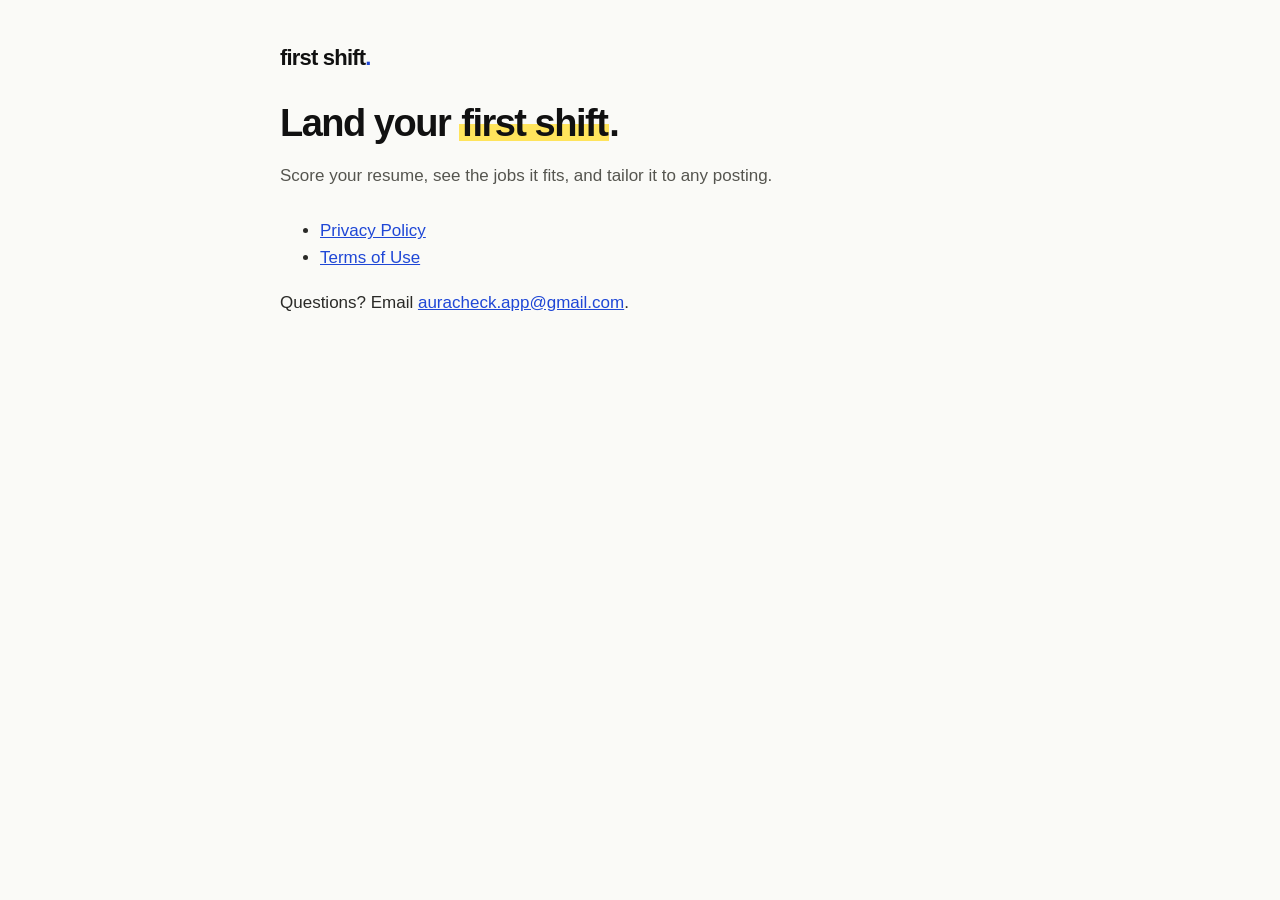
<file: index.html>
<!doctype html>
<html lang="en">
<head>
  <meta charset="utf-8"><meta name="viewport" content="width=device-width, initial-scale=1">
  <title>First Shift</title><link rel="stylesheet" href="style.css">
</head>
<body><main>
  <a class="brand" href="./">first shift<span>.</span></a>
  <h1>Land your <mark>first shift</mark>.</h1>
  <p class="meta">Score your resume, see the jobs it fits, and tailor it to any posting.</p>
  <ul>
    <li><a href="privacy.html">Privacy Policy</a></li>
    <li><a href="terms.html">Terms of Use</a></li>
  </ul>
  <p>Questions? Email <a href="mailto:auracheck.app@gmail.com">auracheck.app@gmail.com</a>.</p>
</main></body>
</html>
</file>
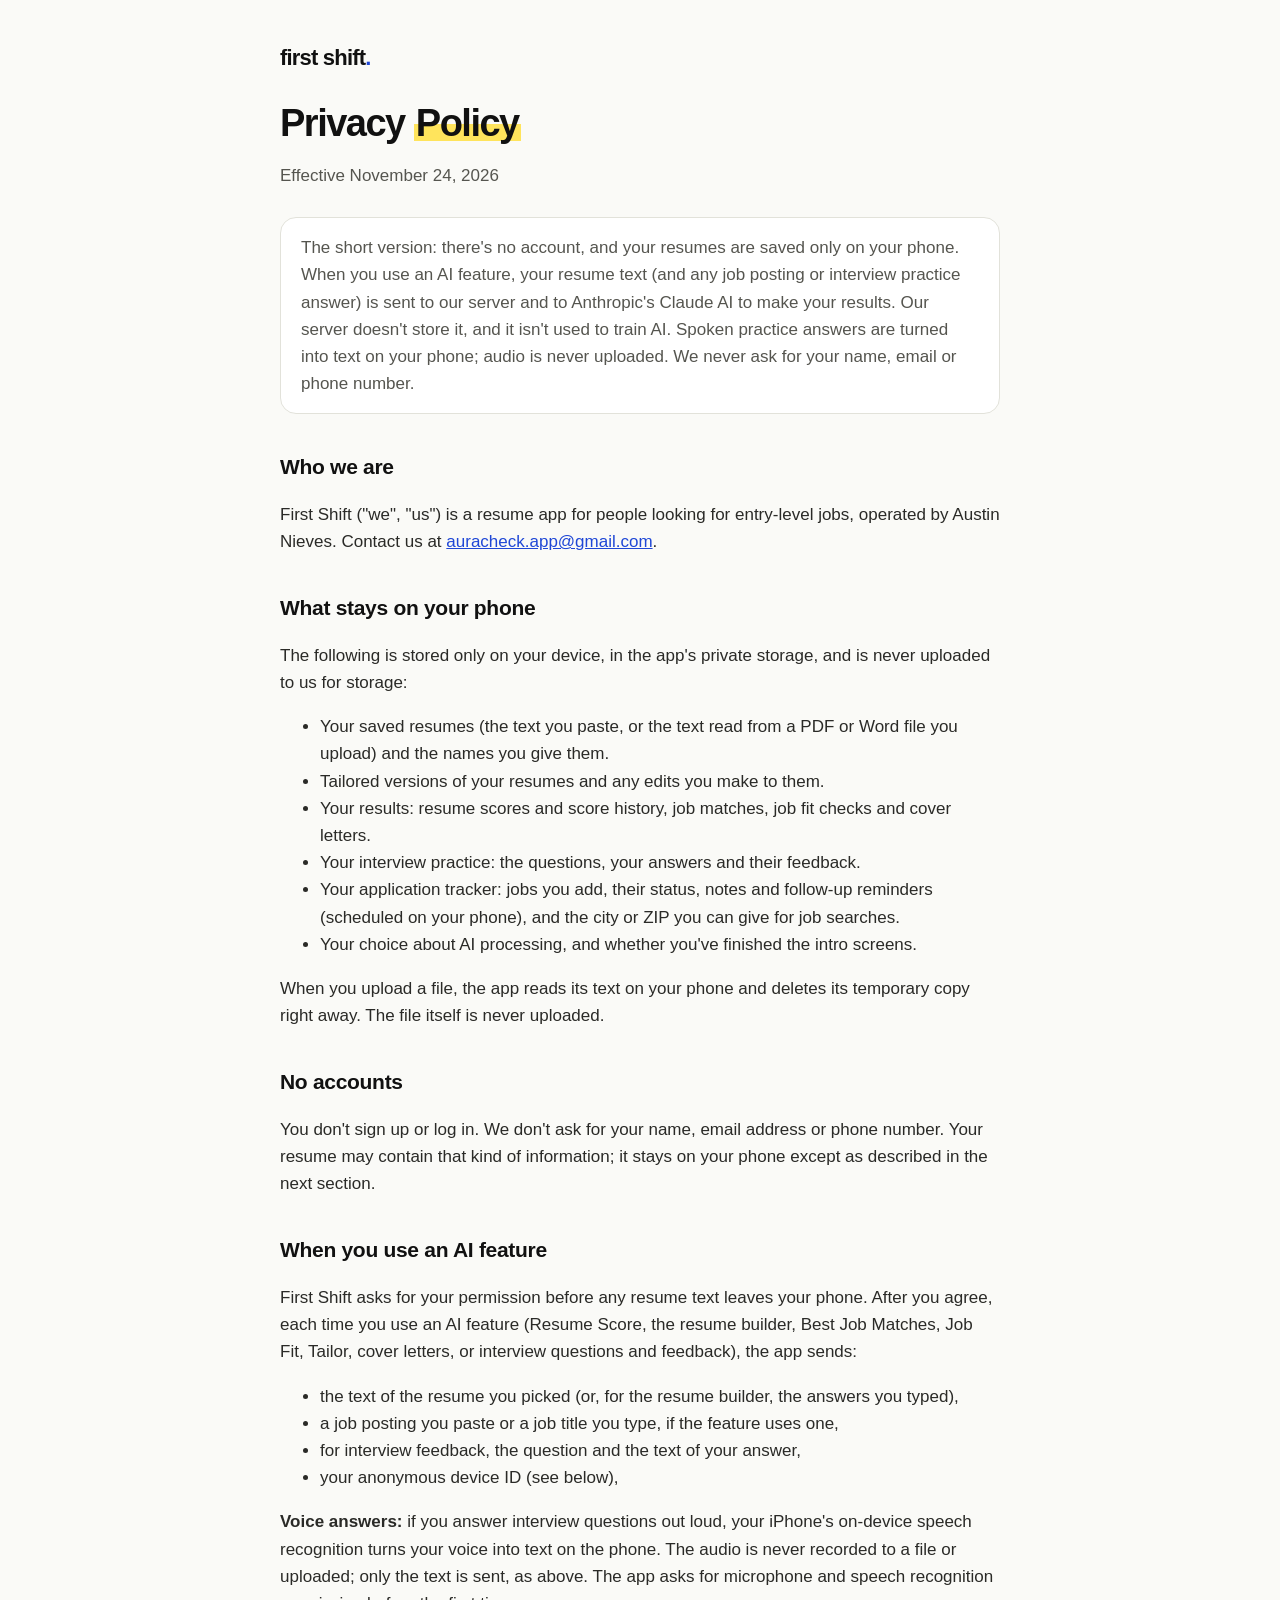
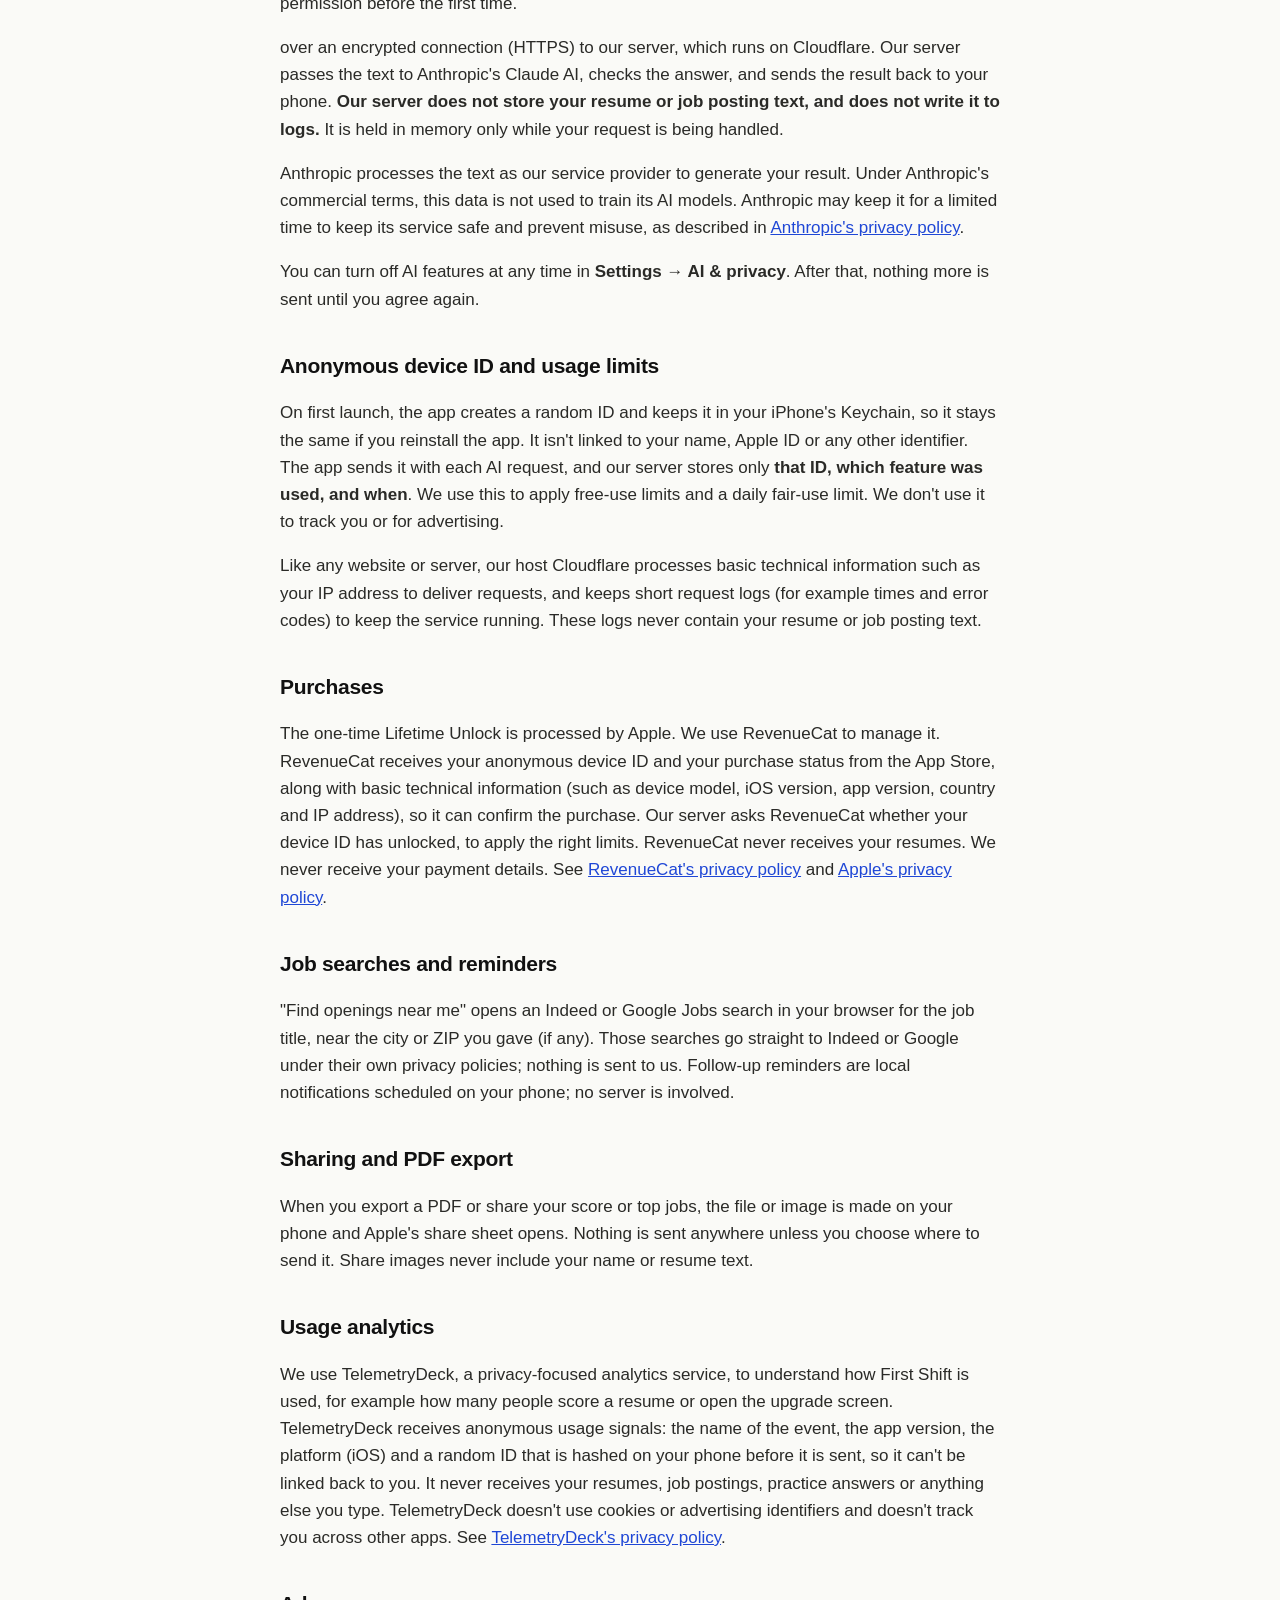
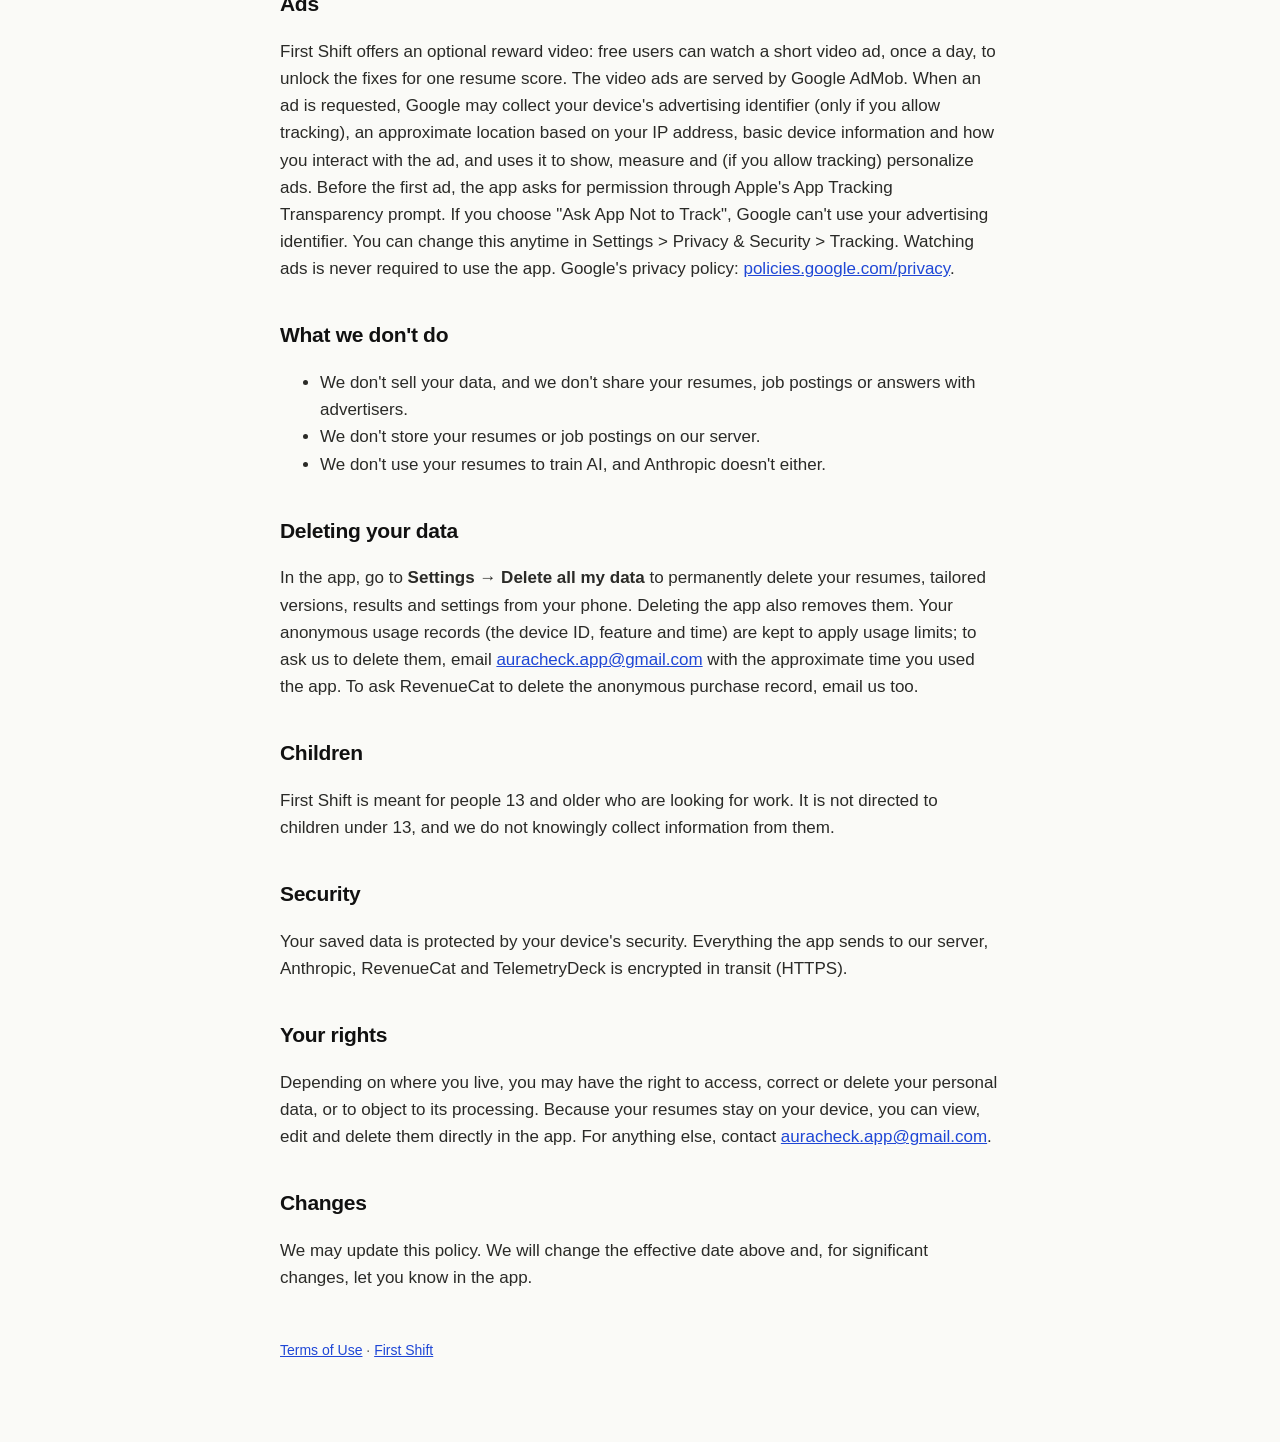
<file: privacy.html>
<!doctype html>
<html lang="en">
<head>
  <meta charset="utf-8"><meta name="viewport" content="width=device-width, initial-scale=1">
  <title>Privacy Policy · First Shift</title><link rel="stylesheet" href="style.css">
</head>
<body><main>
  <a class="brand" href="./">first shift<span>.</span></a>
  <h1>Privacy <mark>Policy</mark></h1>
  <p class="meta">Effective November 24, 2026</p>

  <p class="note">The short version: there's no account, and your resumes are saved only on your phone. When you use an
  AI feature, your resume text (and any job posting or interview practice answer) is sent to our server and to
  Anthropic's Claude AI to make your results. Our server doesn't store it, and it isn't used to train AI. Spoken
  practice answers are turned into text on your phone; audio is never uploaded. We never ask for your name, email or
  phone number.</p>

  <h2>Who we are</h2>
  <p>First Shift ("we", "us") is a resume app for people looking for entry-level jobs, operated by Austin Nieves.
  Contact us at <a href="mailto:auracheck.app@gmail.com">auracheck.app@gmail.com</a>.</p>

  <h2>What stays on your phone</h2>
  <p>The following is stored only on your device, in the app's private storage, and is never uploaded to us for
  storage:</p>
  <ul>
    <li>Your saved resumes (the text you paste, or the text read from a PDF or Word file you upload) and the names you
      give them.</li>
    <li>Tailored versions of your resumes and any edits you make to them.</li>
    <li>Your results: resume scores and score history, job matches, job fit checks and cover letters.</li>
    <li>Your interview practice: the questions, your answers and their feedback.</li>
    <li>Your application tracker: jobs you add, their status, notes and follow-up reminders (scheduled on your phone),
      and the city or ZIP you can give for job searches.</li>
    <li>Your choice about AI processing, and whether you've finished the intro screens.</li>
  </ul>
  <p>When you upload a file, the app reads its text on your phone and deletes its temporary copy right away. The file
  itself is never uploaded.</p>

  <h2>No accounts</h2>
  <p>You don't sign up or log in. We don't ask for your name, email address or phone number. Your resume may contain
  that kind of information; it stays on your phone except as described in the next section.</p>

  <h2>When you use an AI feature</h2>
  <p>First Shift asks for your permission before any resume text leaves your phone. After you agree, each time you use
  an AI feature (Resume Score, the resume builder, Best Job Matches, Job Fit, Tailor, cover letters, or interview
  questions and feedback), the app sends:</p>
  <ul>
    <li>the text of the resume you picked (or, for the resume builder, the answers you typed),</li>
    <li>a job posting you paste or a job title you type, if the feature uses one,</li>
    <li>for interview feedback, the question and the text of your answer,</li>
    <li>your anonymous device ID (see below),</li>
  </ul>
  <p><strong>Voice answers:</strong> if you answer interview questions out loud, your iPhone's on-device speech
  recognition turns your voice into text on the phone. The audio is never recorded to a file or uploaded; only the
  text is sent, as above. The app asks for microphone and speech recognition permission before the first time.</p>
  <p>over an encrypted connection (HTTPS) to our server, which runs on Cloudflare. Our server passes the text to
  Anthropic's Claude AI, checks the answer, and sends the result back to your phone. <strong>Our server does not store
  your resume or job posting text, and does not write it to logs.</strong> It is held in memory only while your request
  is being handled.</p>
  <p>Anthropic processes the text as our service provider to generate your result. Under Anthropic's commercial terms,
  this data is not used to train its AI models. Anthropic may keep it for a limited time to keep its service safe and
  prevent misuse, as described in <a href="https://www.anthropic.com/legal/privacy">Anthropic's privacy policy</a>.</p>
  <p>You can turn off AI features at any time in <strong>Settings → AI &amp; privacy</strong>. After that, nothing more is
  sent until you agree again.</p>

  <h2>Anonymous device ID and usage limits</h2>
  <p>On first launch, the app creates a random ID and keeps it in your iPhone's Keychain, so it stays the same if you
  reinstall the app. It isn't linked to your name, Apple ID or any other identifier. The app sends it with each AI
  request, and our server stores only <strong>that ID, which feature was used, and when</strong>. We use this to apply
  free-use limits and a daily fair-use limit. We don't use it to track you or for advertising.</p>
  <p>Like any website or server, our host Cloudflare processes basic technical information such as your IP address to
  deliver requests, and keeps short request logs (for example times and error codes) to keep the service running.
  These logs never contain your resume or job posting text.</p>

  <h2>Purchases</h2>
  <p>The one-time Lifetime Unlock is processed by Apple. We use RevenueCat to manage it. RevenueCat receives your
  anonymous device ID and your purchase status from the App Store, along with basic technical information (such as
  device model, iOS version, app version, country and IP address), so it can confirm the purchase. Our server asks
  RevenueCat whether your device ID has unlocked, to apply the right limits. RevenueCat never receives your resumes.
  We never receive your payment details. See <a href="https://www.revenuecat.com/privacy">RevenueCat's privacy
  policy</a> and <a href="https://www.apple.com/legal/privacy/">Apple's privacy policy</a>.</p>

  <h2>Job searches and reminders</h2>
  <p>"Find openings near me" opens an Indeed or Google Jobs search in your browser for the job title, near the city or
  ZIP you gave (if any). Those searches go straight to Indeed or Google under their own privacy policies; nothing is
  sent to us. Follow-up reminders are local notifications scheduled on your phone; no server is involved.</p>

  <h2>Sharing and PDF export</h2>
  <p>When you export a PDF or share your score or top jobs, the file or image is made on your phone and Apple's share
  sheet opens. Nothing is sent anywhere unless you choose where to send it. Share images never include your name or
  resume text.</p>

  <h2>Usage analytics</h2>
  <p>We use TelemetryDeck, a privacy-focused analytics service, to understand how First Shift is used, for example
  how many people score a resume or open the upgrade screen. TelemetryDeck receives anonymous usage signals: the name of the event, the app version, the platform (iOS) and a random ID that is hashed on your phone before it is sent, so
  it can't be linked back to you. It never receives your resumes, job postings, practice answers or anything else you type. TelemetryDeck doesn't use cookies
  or advertising identifiers and doesn't track you across other apps. See
  <a href="https://telemetrydeck.com/privacy/">TelemetryDeck's privacy policy</a>.</p>

  <h2>Ads</h2>
  <p>First Shift offers an optional reward video: free users can watch a short video ad, once a day, to unlock the fixes for one resume score. The video ads are served by Google AdMob. When an ad is
  requested, Google may collect your device's advertising identifier (only if you allow tracking), an approximate
  location based on your IP address, basic device information and how you interact with the ad, and uses it to show,
  measure and (if you allow tracking) personalize ads. Before the first ad, the app asks for permission through Apple's
  App Tracking Transparency prompt. If you choose "Ask App Not to Track", Google can't use your advertising identifier.
  You can change this anytime in Settings &gt; Privacy &amp; Security &gt; Tracking. Watching ads is never required to use
  the app. Google's privacy policy: <a href="https://policies.google.com/privacy">policies.google.com/privacy</a>.</p>

  <h2>What we don't do</h2>
  <ul>
    <li>We don't sell your data, and we don't share your resumes, job postings or answers with advertisers.</li>
    <li>We don't store your resumes or job postings on our server.</li>
    <li>We don't use your resumes to train AI, and Anthropic doesn't either.</li>
  </ul>

  <h2>Deleting your data</h2>
  <p>In the app, go to <strong>Settings → Delete all my data</strong> to permanently delete your resumes, tailored
  versions, results and settings from your phone. Deleting the app also removes them. Your anonymous usage records (the
  device ID, feature and time) are kept to apply usage limits; to ask us to delete them, email
  <a href="mailto:auracheck.app@gmail.com">auracheck.app@gmail.com</a> with the approximate time you used the app.
  To ask RevenueCat to delete the anonymous purchase record, email us too.</p>

  <h2>Children</h2>
  <p>First Shift is meant for people 13 and older who are looking for work. It is not directed to children under 13,
  and we do not knowingly collect information from them.</p>

  <h2>Security</h2>
  <p>Your saved data is protected by your device's security. Everything the app sends to our server, Anthropic,
  RevenueCat and TelemetryDeck is encrypted in transit (HTTPS).</p>

  <h2>Your rights</h2>
  <p>Depending on where you live, you may have the right to access, correct or delete your personal data, or to object
  to its processing. Because your resumes stay on your device, you can view, edit and delete them directly in the app.
  For anything else, contact <a href="mailto:auracheck.app@gmail.com">auracheck.app@gmail.com</a>.</p>

  <h2>Changes</h2>
  <p>We may update this policy. We will change the effective date above and, for significant changes, let you know in
  the app.</p>

  <footer><a href="terms.html">Terms of Use</a> · <a href="./">First Shift</a></footer>
</main></body>
</html>
</file>
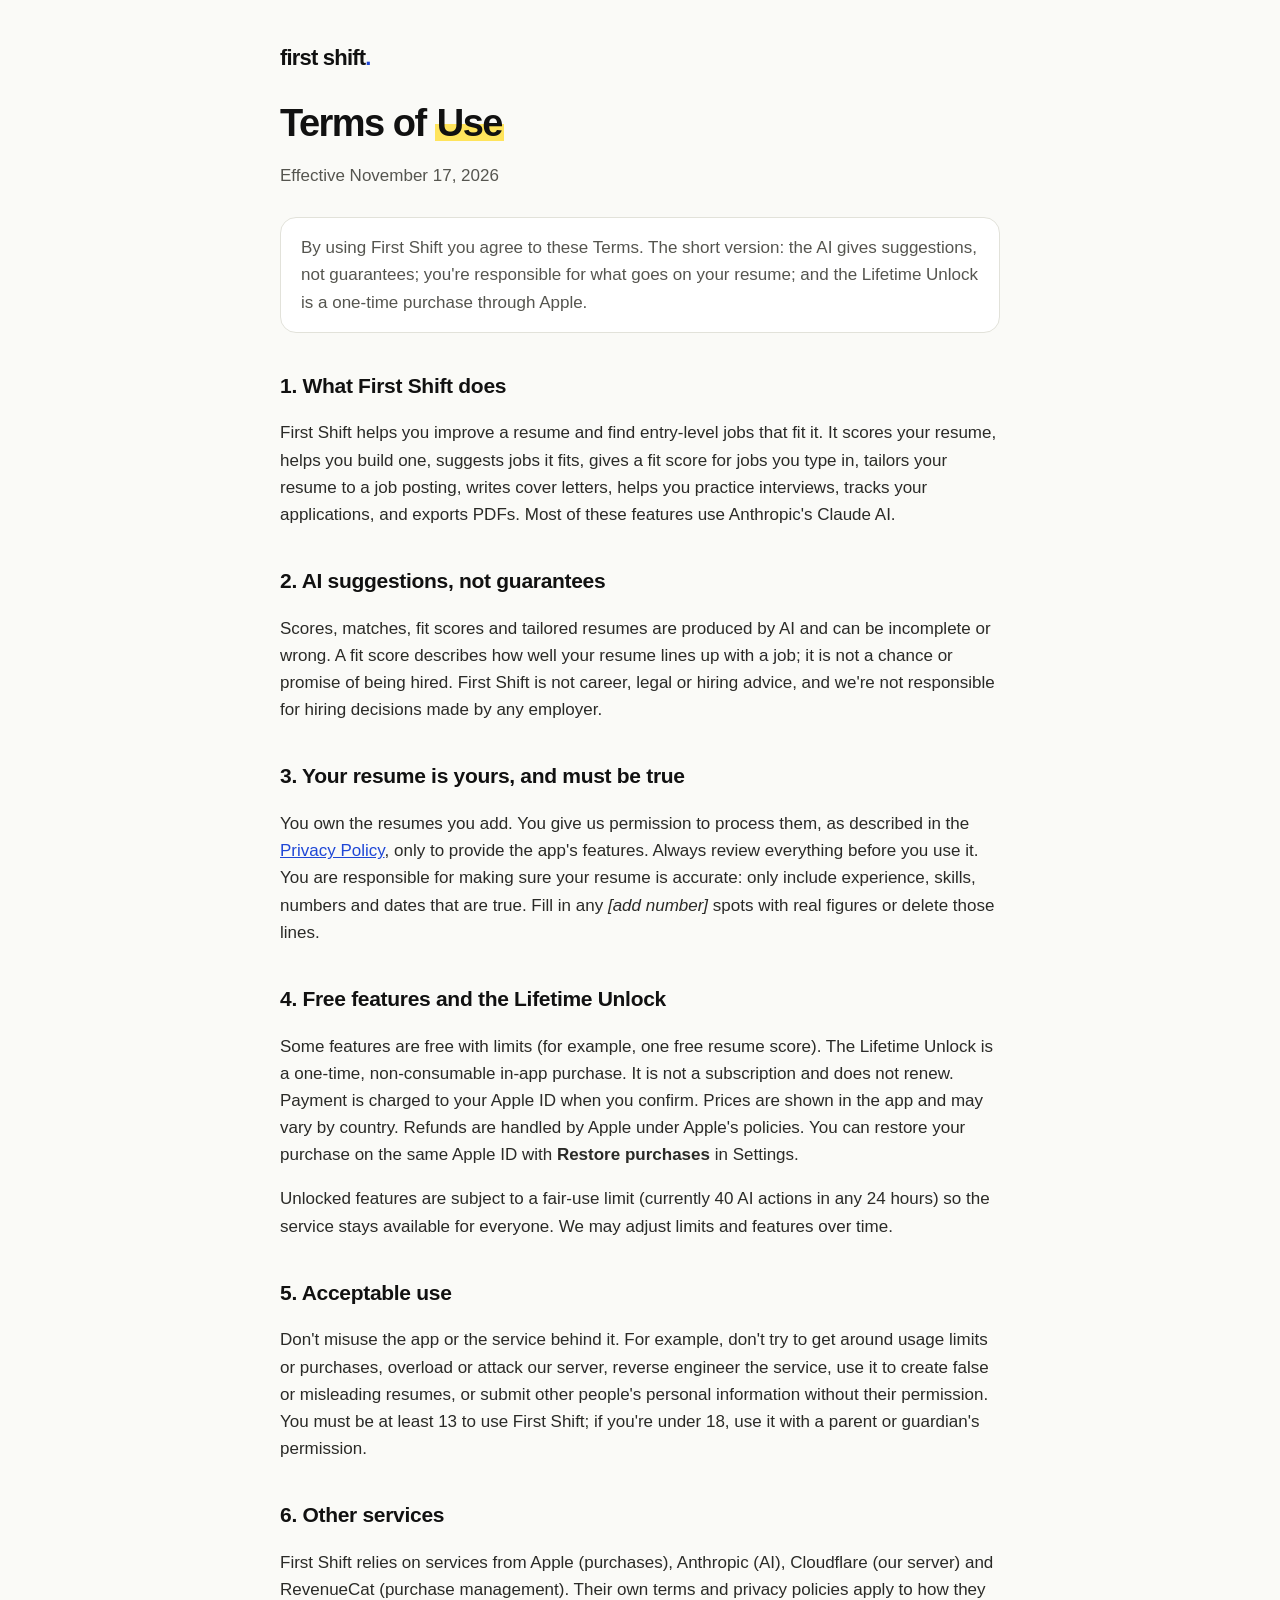
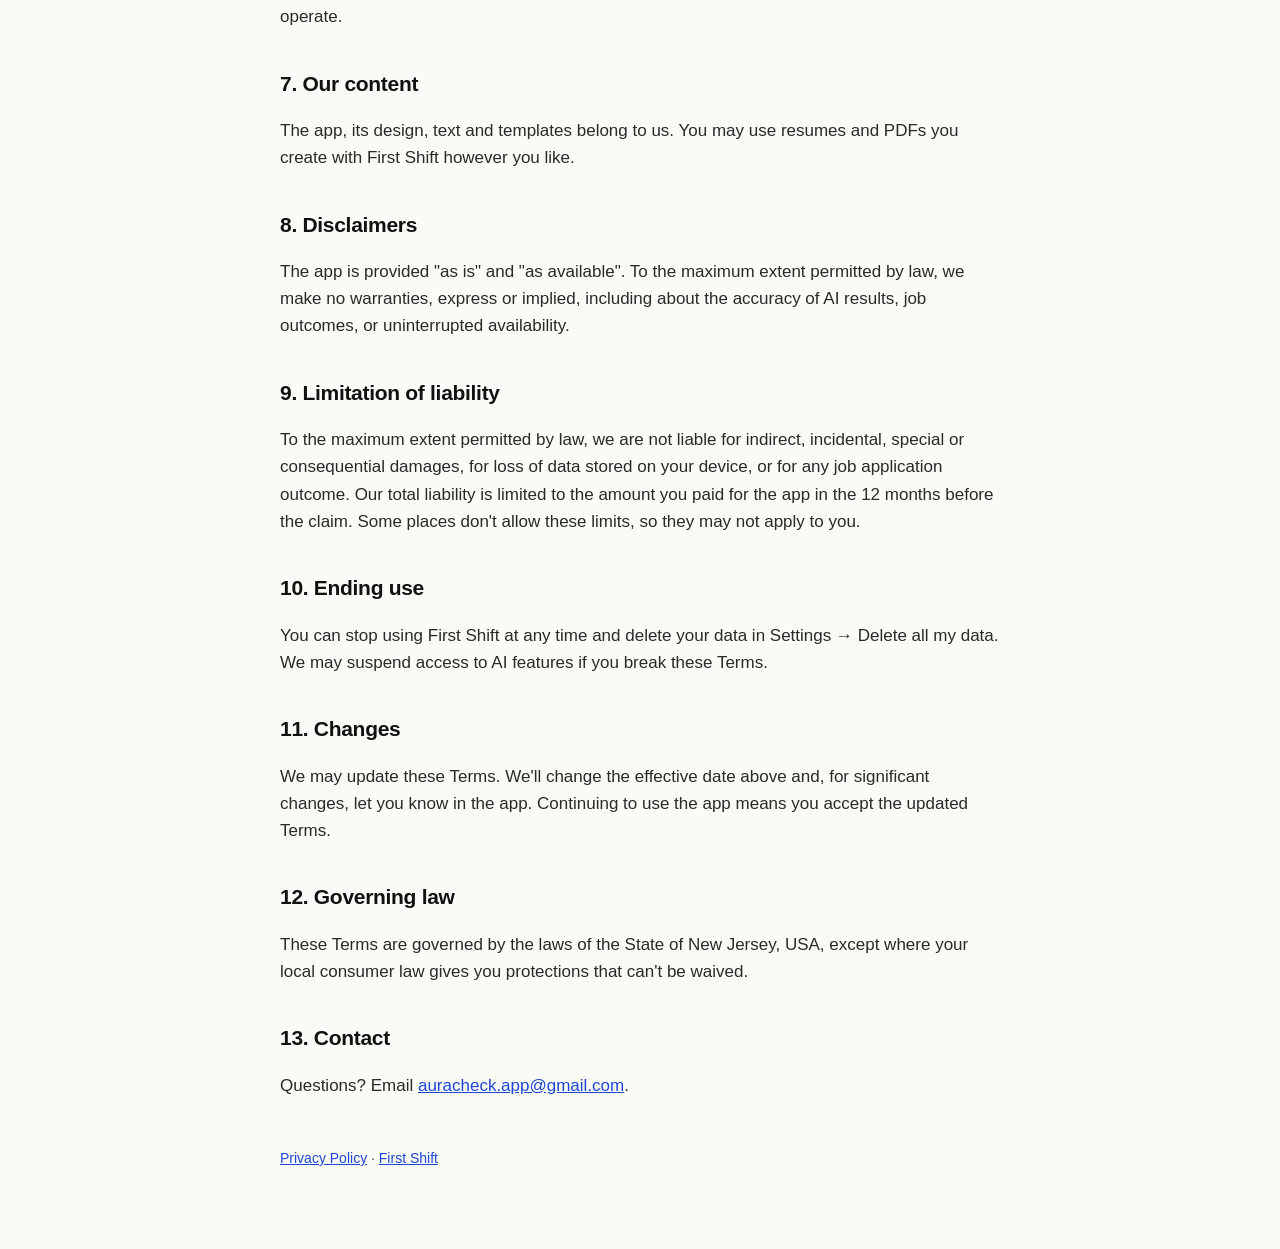
<file: terms.html>
<!doctype html>
<html lang="en">
<head>
  <meta charset="utf-8"><meta name="viewport" content="width=device-width, initial-scale=1">
  <title>Terms of Use · First Shift</title><link rel="stylesheet" href="style.css">
</head>
<body><main>
  <a class="brand" href="./">first shift<span>.</span></a>
  <h1>Terms of <mark>Use</mark></h1>
  <p class="meta">Effective November 17, 2026</p>

  <p class="note">By using First Shift you agree to these Terms. The short version: the AI gives suggestions, not
  guarantees; you're responsible for what goes on your resume; and the Lifetime Unlock is a one-time purchase through
  Apple.</p>

  <h2>1. What First Shift does</h2>
  <p>First Shift helps you improve a resume and find entry-level jobs that fit it. It scores your resume, helps you build
  one, suggests jobs it fits, gives a fit score for jobs you type in, tailors your resume to a job posting, writes cover
  letters, helps you practice interviews, tracks your applications, and exports PDFs. Most of these features use
  Anthropic's Claude AI.</p>

  <h2>2. AI suggestions, not guarantees</h2>
  <p>Scores, matches, fit scores and tailored resumes are produced by AI and can be incomplete or wrong. A fit score
  describes how well your resume lines up with a job; it is not a chance or promise of being hired. First Shift is not
  career, legal or hiring advice, and we're not responsible for hiring decisions made by any employer.</p>

  <h2>3. Your resume is yours, and must be true</h2>
  <p>You own the resumes you add. You give us permission to process them, as described in the
  <a href="privacy.html">Privacy Policy</a>, only to provide the app's features. Always review everything before you
  use it. You are responsible for making sure your resume is accurate: only include experience, skills, numbers and
  dates that are true. Fill in any <em>[add number]</em> spots with real figures or delete those lines.</p>

  <h2>4. Free features and the Lifetime Unlock</h2>
  <p>Some features are free with limits (for example, one free resume score). The Lifetime Unlock is a one-time,
  non-consumable in-app purchase. It is not a subscription and does not renew. Payment is charged to your Apple ID when
  you confirm. Prices are shown in the app and may vary by country. Refunds are handled by Apple under Apple's policies.
  You can restore your purchase on the same Apple ID with <strong>Restore purchases</strong> in Settings.</p>
  <p>Unlocked features are subject to a fair-use limit (currently 40 AI actions in any 24 hours) so the service stays
  available for everyone. We may adjust limits and features over time.</p>

  <h2>5. Acceptable use</h2>
  <p>Don't misuse the app or the service behind it. For example, don't try to get around usage limits or purchases,
  overload or attack our server, reverse engineer the service, use it to create false or misleading resumes, or submit
  other people's personal information without their permission. You must be at least 13 to use First Shift; if you're
  under 18, use it with a parent or guardian's permission.</p>

  <h2>6. Other services</h2>
  <p>First Shift relies on services from Apple (purchases), Anthropic (AI), Cloudflare (our server) and RevenueCat
  (purchase management). Their own terms and privacy policies apply to how they operate.</p>

  <h2>7. Our content</h2>
  <p>The app, its design, text and templates belong to us. You may use resumes and PDFs you create with First Shift
  however you like.</p>

  <h2>8. Disclaimers</h2>
  <p>The app is provided "as is" and "as available". To the maximum extent permitted by law, we make no warranties,
  express or implied, including about the accuracy of AI results, job outcomes, or uninterrupted availability.</p>

  <h2>9. Limitation of liability</h2>
  <p>To the maximum extent permitted by law, we are not liable for indirect, incidental, special or consequential
  damages, for loss of data stored on your device, or for any job application outcome. Our total liability is limited
  to the amount you paid for the app in the 12 months before the claim. Some places don't allow these limits, so they
  may not apply to you.</p>

  <h2>10. Ending use</h2>
  <p>You can stop using First Shift at any time and delete your data in Settings → Delete all my data. We may suspend
  access to AI features if you break these Terms.</p>

  <h2>11. Changes</h2>
  <p>We may update these Terms. We'll change the effective date above and, for significant changes, let you know in
  the app. Continuing to use the app means you accept the updated Terms.</p>

  <h2>12. Governing law</h2>
  <p>These Terms are governed by the laws of the State of New Jersey, USA, except where your local consumer law gives you
  protections that can't be waived.</p>

  <h2>13. Contact</h2>
  <p>Questions? Email <a href="mailto:auracheck.app@gmail.com">auracheck.app@gmail.com</a>.</p>

  <footer><a href="privacy.html">Privacy Policy</a> · <a href="./">First Shift</a></footer>
</main></body>
</html>
</file>
<file: style.css>
/* First Shift legal pages, in the app's "Highlighter" style: paper, ink, blue, a yellow marker. */
:root { --bg: #FAFAF7; --card: #FFFFFF; --border: #E2E2DA; --text: #111111; --muted: #55554F; --accent: #1F47D6; --marker: #FFE45C; }
* { box-sizing: border-box; }
body { margin: 0; background: var(--bg); color: var(--text); font: 17px/1.6 -apple-system, BlinkMacSystemFont, "Segoe UI", Roboto, sans-serif; }
main { max-width: 760px; margin: 0 auto; padding: 40px 20px 80px; }
a { color: var(--accent); }
.brand { color: var(--text); font-weight: 800; font-size: 22px; letter-spacing: -0.8px; text-decoration: none; }
.brand span { color: var(--accent); }
h1 { font-size: 38px; line-height: 1.1; margin: 28px 0 8px; letter-spacing: -1.5px; font-weight: 800; }
h1 mark { background: linear-gradient(transparent 52%, var(--marker) 52%, var(--marker) 92%, transparent 92%); color: inherit; padding: 0 2px; }
h2 { font-size: 21px; margin: 36px 0 8px; letter-spacing: -0.3px; }
p, li { color: #2A2A27; }
.meta { color: var(--muted); margin-bottom: 28px; }
.note { background: var(--card); border: 1.5px solid var(--border); border-radius: 16px; padding: 16px 20px; color: var(--muted); }
footer { margin-top: 48px; color: var(--muted); font-size: 14px; }
</file>
